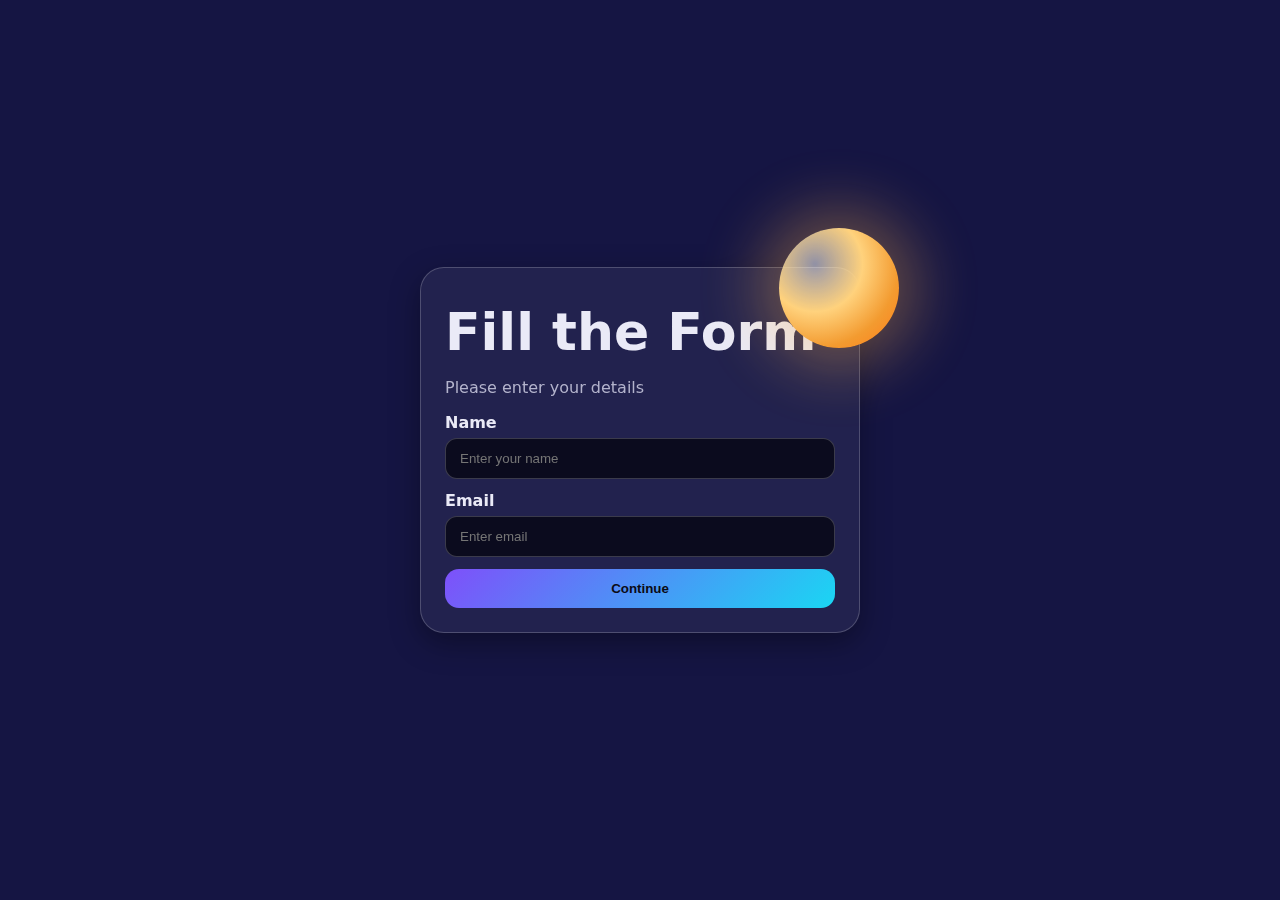
<file: index.html>
<!DOCTYPE html>
<html lang="en">
<head>
  <meta charset="UTF-8" />
  <meta name="viewport" content="width=device-width, initial-scale=1.0" />
  <title>Form • Maulik Portfolio</title>
  <link rel="stylesheet" href="style.css" />
</head>
<body class="theme">
  <div class="stars"></div>
  <main class="centered login-wrapper">
    <section class="glass card login-card">
      <div class="sun"></div>
      <h1 class="title">Fill the Form</h1>
      <p class="muted">Please enter your details</p>
      <form id="formPage" class="form">
        <label>Name
          <input type="text" id="name" placeholder="Enter your name" required />
        </label>
        <label>Email
          <input type="email" id="email" placeholder="Enter email" required />
        </label>
        <button class="btn primary" type="submit">Continue</button>
      </form>
    </section>
  </main>
  <script>
    document.getElementById('formPage').addEventListener('submit', (e)=>{
      e.preventDefault();
      const name = document.getElementById('name').value.trim();
      sessionStorage.setItem('formFilled','true');
      sessionStorage.setItem('userName', name);
      window.location.href = 'login.html';
    });
  </script>
</body>
</html>
</file>
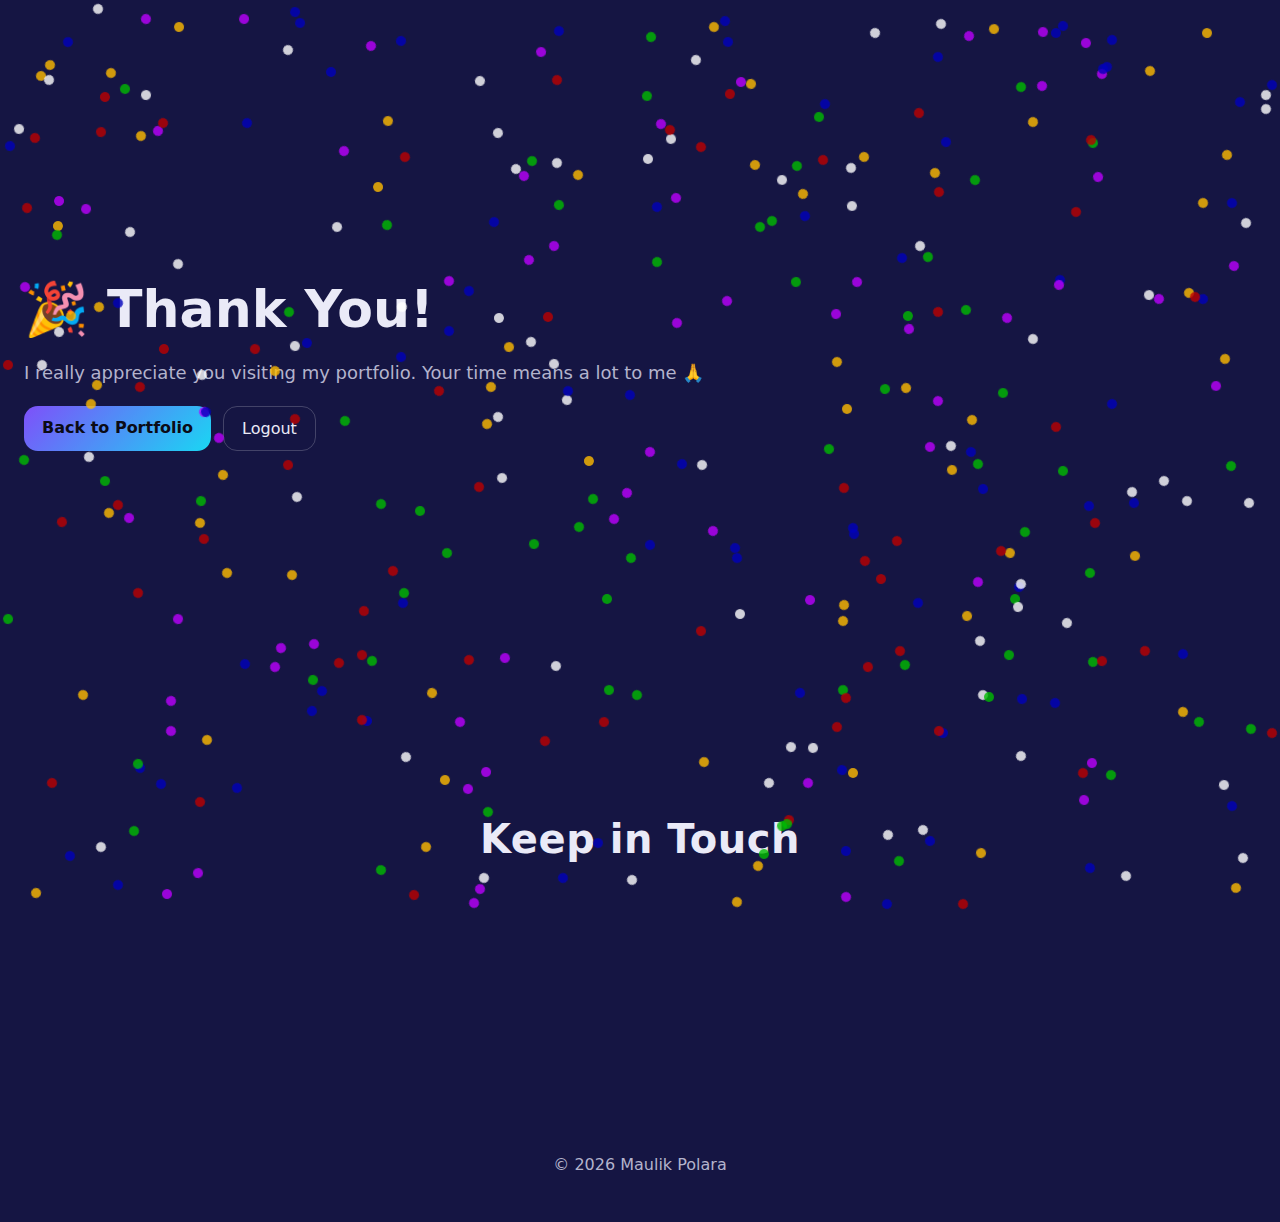
<file: thankyou.html>
<!DOCTYPE html>
<html lang="en">
<head>
  <meta charset="UTF-8" />
  <meta name="viewport" content="width=device-width, initial-scale=1.0" />
  <title>Thank You • Maulik Portfolio</title>
  <link rel="stylesheet" href="style.css" />
</head>
<body class="theme">
  <div class="stars"></div>
  <section class="section hero">
    <div class="content">
      <h1 class="title">🎉 Thank You!</h1>
      <p class="lead">I really appreciate you visiting my portfolio.  
      Your time means a lot to me 🙏</p>
      <div class="cta-row">
        <a href="portfolio.html" class="btn primary">Back to Portfolio</a>
        <a href="login.html" class="btn">Logout</a>
      </div>
    </div>
  </section>

  <section class="section">
    <h2 class="section-title">Keep in Touch</h2>
    <div class="grid contact-grid">
      <div class="glass card">
        <h3>Email</h3>
        <p><a href="mailto:polaramaulik15@gmail.com" class="link">polaramaulik15@gmail.com</a></p>
      </div>
      <div class="glass card">
        <h3>Instagram</h3>
        <p><a class="link" href="https://www.instagram.com/mr_polara_2207_" target="_blank">mr_polara_2207_</a></p>
      </div>
      <div class="glass card">
        <h3>LinkedIn</h3>
        <p><a class="link" href="https://www.linkedin.com/in/maulik-polara-0442062a6" target="_blank">Profile</a></p>
      </div>
    </div>
  </section>



<script>
  function launchConfetti(){
    const duration = 3000; // 3s
    const end = Date.now() + duration;

    (function frame(){
      const colors = ['#bb0000','#ffffff','#00bb00','#0000bb','#ffbb00','#bb00ff'];
      for(let i=0;i<10;i++){
        const conf = document.createElement('div');
        conf.style.position='fixed';
        conf.style.width='10px';
        conf.style.height='10px';
        conf.style.background=colors[Math.floor(Math.random()*colors.length)];
        conf.style.top=Math.random()*100+'vh';
        conf.style.left=Math.random()*100+'vw';
        conf.style.opacity=0.8;
        conf.style.transform='rotate('+Math.random()*360+'deg)';
        conf.style.borderRadius='50%';
        document.body.appendChild(conf);

        setTimeout(()=>conf.remove(), 3000);
      }
      if(Date.now()<end) requestAnimationFrame(frame);
    })();
  }

  window.onload = launchConfetti;
</script>



  <footer class="footer">
    <p>© <span id="year"></span> Maulik Polara</p>
  </footer>
  <script src="app.js"></script>
</body>
</html>
</file>
<file: style.css>
:root{
  --bg:#151543;
  --bg2:#151543;
  --text:#eaeaf7;
  --muted:#b3b3cc;
  --accent1:#7e50fa;
  --accent2:#1ad6f3;
  --glass-bg:rgba(255, 255, 255, 0.06);
  --glass-brd:rgba(255, 255, 255, 0.2);
  --shadow:0 10px 30px rgba(0,0,0,.35);
}
*{box-sizing:border-box}
html,body{margin:0;padding:0;font-family:Poppins,system-ui,-apple-system,Segoe UI,Roboto,Arial,sans-serif;color:var(--text);background:linear-gradient(120deg,var(--bg),var(--bg2));scroll-behavior:smooth}
a{color:inherit;text-decoration:none;transition:color .3s ease}
img{max-width:100%;display:block;transition:transform .3s ease}
.section{padding:96px 24px;position:relative}
.section-title{font-size:40px;letter-spacing:.5px;margin:0 0 24px;text-align:center}
.centered{min-height:100vh;display:grid;place-items:center;padding:24px}
.muted{color:var(--muted)}

/* ---------- Glass + Cards ---------- */
.glass{background:var(--glass-bg);backdrop-filter: blur(16px);border:1px solid var(--glass-brd);box-shadow:var(--shadow)}
.card{border-radius:24px;padding:24px;transition:transform .3s ease, box-shadow .3s ease}
.card h3{margin-top:0}
.card:hover{transform:translateY(-8px) scale(1.02);box-shadow:0 20px 40px rgba(0, 0, 0, 0.45)}

/* ---------- Nav ---------- */
.nav{position:sticky;top:16px;margin:16px auto;max-width:1180px;border-radius:20px;display:flex;align-items:center;justify-content:space-between;padding:12px 16px;z-index:9}
.brand{font-weight:800;letter-spacing:.5px}
.brand span{color:var(--accent2);transition:color .3s ease}
.brand:hover span{color:var(--accent1)}
.nav a{padding:10px 14px;border-radius:12px;position:relative;overflow:hidden;transition:color .3s ease}
.nav a:hover{background:rgba(255, 255, 255, 0.06);color:var(--accent2)}
.nav .outline{border:1px solid var(--glass-brd)}
#navMenu{display:flex;gap:8px;align-items:center}
.hamburger{display:none;flex-direction:column;gap:4px;background:transparent;border:0}
.hamburger span{width:22px;height:2px;background:var(--text);display:block}

/* ---------- Buttons ---------- */
.btn{display:inline-block;padding:12px 18px;border-radius:14px;border:1px solid var(--glass-brd);transition:all .3s ease}
.btn:hover{transform:translateY(-3px) scale(1.05);box-shadow:0 8px 24px rgba(0,0,0,.4)}
.btn.primary{background:linear-gradient(135deg,var(--accent1),var(--accent2));color:#0b0b16;border:0;font-weight:700;transition:background .3s ease}
.btn.primary:hover{background:linear-gradient(135deg,var(--accent2),var(--accent1))}

/* ---------- Hero + Sun + Orbit ---------- */
.hero{display:grid;grid-template-columns:1.2fr .8fr;gap:24px;align-items:center;min-height:80vh}
.title{font-size:52px;margin:.2em 0}
.lead{color:var(--muted);font-size:18px;line-height:1.7}
.accent{background:linear-gradient(90deg,var(--accent1),var(--accent2));-webkit-background-clip:text;background-clip:text;color:transparent}
.cta-row{display:flex;gap:12px;margin-top:16px}
.sun{width:120px;height:120px;border-radius:50%;background:radial-gradient(circle at 30% 30%, #fff8, #ffd27d 40%, #f39b30 70%, #ff7a18);box-shadow:0 0 60px 20px #ffb34755;position:absolute;top:-40px;right:-40px;animation:glow 6s ease-in-out infinite alternate}
.sun.big{position:absolute;right:5%;top:10%;width:200px;height:200px}
@keyframes glow{to{box-shadow:0 0 80px 30px #ffb34766}}

.orbit{position:absolute;right:8%;top:18%;width:260px;height:260px;border:1px dashed rgba(255,255,255,.12);border-radius:50%}
.planet{position:absolute;top:-8px;left:50%;width:16px;height:16px;border-radius:50%;background:linear-gradient(135deg,var(--accent2),var(--accent1));animation:orbit 12s linear infinite}
.planet.small{top:50%;left:-8px;width:12px;height:12px;animation:orbit 8s linear infinite reverse}
@keyframes orbit{to{transform:rotate(360deg) translateX(0)}}

/* ---------- 3D Card ---------- */
.card3d{perspective:1000px;display:grid;place-items:center}
.card3d-inner{width:320px;height:200px;position:relative;transform-style:preserve-3d;transition:transform .4s ease}
.card3d .face{position:absolute;inset:0;border-radius:20px;padding:20px;display:grid;place-content:center;text-align:center;backface-visibility:hidden;background:linear-gradient(135deg, rgba(34,211,238,.2), rgba(124,77,255,.2));border:1px solid var(--glass-brd)}
.card3d .back{transform:rotateY(180deg)}
.card3d:hover .card3d-inner{transform:rotateY(180deg) scale(1.05)}

/* ---------- Grids ---------- */
.grid{display:grid;gap:16px}
.about-grid{grid-template-columns:repeat(2,1fr);max-width:1100px;margin:0 auto}
.skills-grid{grid-template-columns:repeat(4,1fr);max-width:1100px;margin:0 auto}
.project-grid{grid-template-columns:repeat(3,1fr);max-width:1100px;margin:0 auto}
.contact-grid{grid-template-columns:repeat(3,1fr);max-width:1100px;margin:0 auto}

/* ---------- Tilt Cards ---------- */
.tilt{transition:transform .2s ease, box-shadow .3s ease}
.tilt:hover{transform:translateY(-6px) rotateX(4deg) rotateY(-4deg);box-shadow:0 16px 32px rgba(0,0,0,.45)}

/* ---------- Footer ---------- */
.footer{padding:32px 24px;text-align:center;color:var(--muted)}

/* ---------- Login ---------- */
.login-wrapper{position:relative}
.login-card{width:min(440px, 96vw);transition:transform .3s ease}
.login-card:hover{transform:scale(1.03)}
.form{display:grid;gap:12px}
.form label{display:grid;gap:6px;font-weight:600}
.form input{padding:12px 14px;border-radius:12px;border:1px solid var(--glass-brd);background:#0b0b1e;color:var(--text);transition:all .3s ease}
.form input:focus{border-color:var(--accent2);box-shadow:0 0 12px var(--accent2)}

/* ---------- Stars BG ---------- */
.stars::before, .stars::after{
  content:'';position:fixed;inset:0;pointer-events:none;background:
  radial-gradient(2px 2px at 20% 30%, #fff8, transparent 60%),
  radial-gradient(1.5px 1.5px at 40% 70%, #fffb, transparent 60%),
  radial-gradient(1.5px 1.5px at 70% 20%, #fff8, transparent 60%),
  radial-gradient(2px 2px at 90% 50%, #fff6, transparent 60%);
  opacity:.7;z-index:-1;animation:twinkle 6s ease-in-out infinite alternate
}
@keyframes twinkle{to{opacity:.4}}

/* ---------- Responsive ---------- */
@media (max-width: 960px){
  .hero{grid-template-columns:1fr}
  .about-grid{grid-template-columns:1fr}
  .skills-grid{grid-template-columns:repeat(2,1fr)}
  .project-grid{grid-template-columns:1fr}
  .contact-grid{grid-template-columns:1fr}
  #navMenu{display:none;position:absolute;right:16px;top:64px;flex-direction:column;background:var(--glass-bg);border:1px solid var(--glass-brd);border-radius:16px;padding:8px}
  .hamburger{display:flex}
  .sun.big{opacity:.6}
}


/* Profile Pic */
.profile-pic {
  position: relative;
  display: grid;
  place-items: center;
}
.profile-pic img {
  width: 220px;
  height: 220px;
  border-radius: 50%;
  border: 4px solid var(--accent2);
  box-shadow: 0 0 40px #22d3ee55;
  animation: pulseGlow 3s infinite alternate;
  transition: transform .4s ease, box-shadow .4s ease;
}

/* Hover Effect */
.profile-pic img:hover {
  transform: scale(1.1) rotate(8deg);
  box-shadow: 0 0 60px #7c4dffbb, 0 0 100px #22d3ee99;
}

/* Animated glowing ring */
.profile-pic::after {
  content: "";
  position: absolute;
  width: 260px;
  height: 260px;
  border-radius: 50%;
  border: 2px dashed var(--accent2);
  top: 50%; left: 50%;
  transform: translate(-50%, -50%) rotate(0deg);
  animation: spinRing 8s linear infinite;
  opacity: 0.5;
}
@keyframes spinRing {
  to { transform: translate(-50%, -50%) rotate(360deg); }
}

/* Glow pulse */
@keyframes pulseGlow {
  from { box-shadow: 0 0 25px #1ed1ed88; }
  to   { box-shadow: 0 0 70px #7443faaa; }
}


/* Navbar underline animation */
.nav a::after {content:"";position:absolute;bottom:0;left:50%;width:0;height:2px;background:var(--accent2);transition:all 0.3s ease}
.nav a:hover::after {width:100%;left:0}

/* Project bounce animation */
.project {transform: translateY(30px);opacity: 0;transition: all 0.6s ease}
.project.reveal {transform: translateY(0);opacity: 1;animation: bounceIn 0.8s ease}
@keyframes bounceIn {0% { transform: scale(0.9) translateY(20px); }60% { transform: scale(1.05) translateY(-5px); }100% { transform: scale(1) translateY(0); }}

/* Extra Hover Glow for Projects */
.project:hover {box-shadow:0 0 25px var(--accent2);transform:translateY(-6px) scale(1.03)}



/* ---------- Common Hover Glow + Bounce ---------- */
.hover-bounce {
  transition: all 0.4s ease;
}
.hover-bounce:hover {
  transform: translateY(-6px) scale(1.03);
  box-shadow: 0 0 25px var(--accent2);
  animation: bounceIn 0.8s ease;
}
@keyframes bounceIn {
  0% { transform: scale(0.95) translateY(20px); }
  60% { transform: scale(1.05) translateY(-5px); }
  100% { transform: scale(1) translateY(0); }
}

/* ---------- Apply to All Main Components ---------- */
.card,
.tilt,
.project,
.skills-grid > div,
.about-grid > div,
.contact-grid > div,
.login-card,
.btn {
  transition: all 0.4s ease;
}
.card:hover,
.tilt:hover,
.project:hover,
.skills-grid > div:hover,
.about-grid > div:hover,
.contact-grid > div:hover,
.login-card:hover,
.btn:hover {
  transform: translateY(-6px) scale(1.03);
  box-shadow: 0 0 25px var(--accent2);
  animation: bounceIn 0.8s ease;
}



body.light-mode{
  background: #ffffffe0;
  color: #262626;
}
body.light-mode .glass{
  background: #ffffffe0;
  color: #262626;
}
</file>
